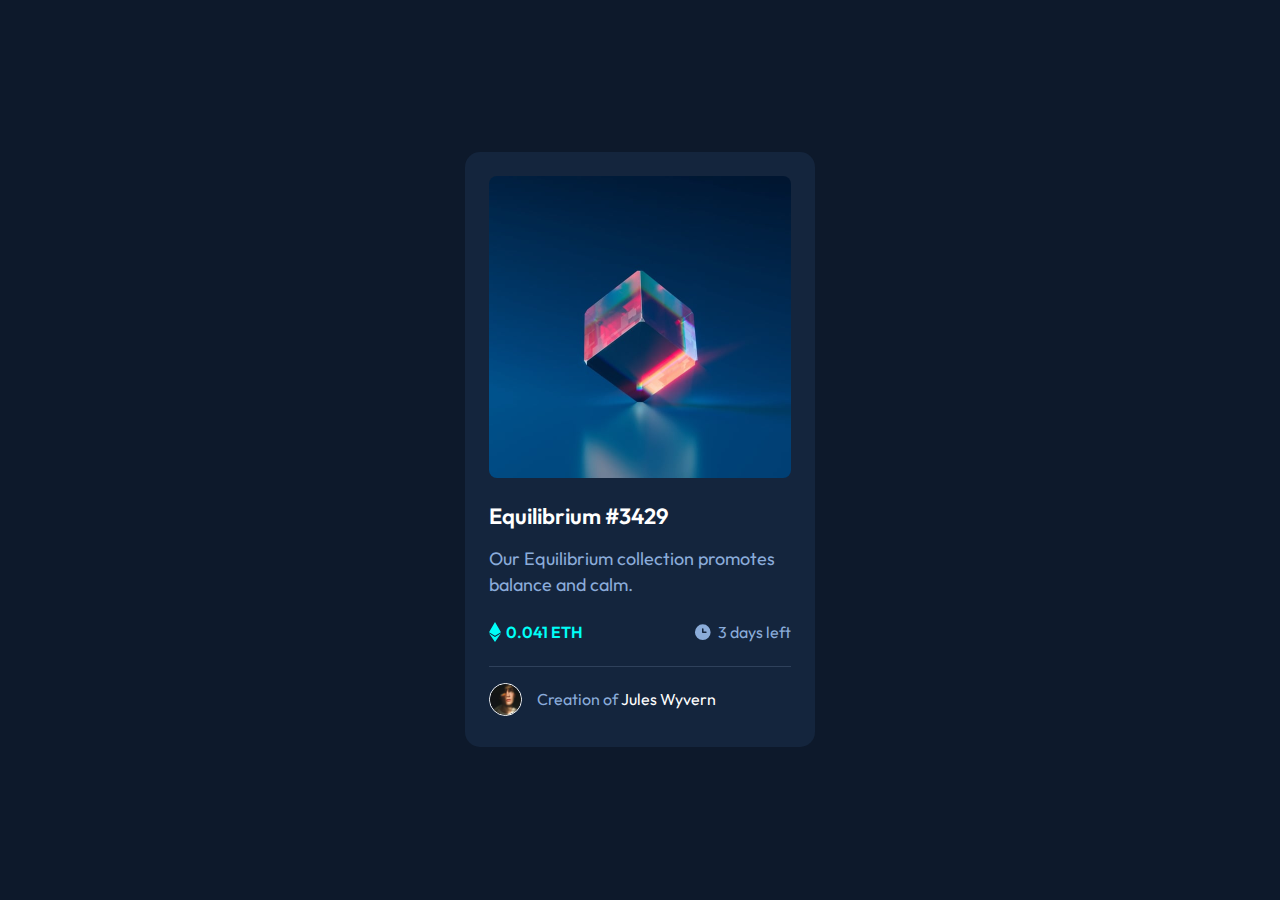
<file: nft-preview-card-component/index.html>
<!DOCTYPE html>
<html lang="en">
<head>
  <meta charset="UTF-8">
  <meta name="viewport" content="width=device-width, initial-scale=1.0"> <!-- displays site properly based on user's device -->

  <link rel="icon" type="image/png" sizes="32x32" href="./images/favicon-32x32.png">
  <title>Frontend Mentor | NFT preview card component</title>

  <link rel="stylesheet" href="./style.css">
</head>
<body>
  <main>
    <div class="card">
      <a href="#">
        <img src="./images/image-equilibrium.jpg" alt="Equilibrium">

        <div class="overlay">
          <img src="./images/icon-view.svg" alt="view">
        </div>
      </a>

      <div class="card-body">
        <h3><a href="#">Equilibrium #3429</a></h3>

        <p>Our Equilibrium collection promotes balance and calm.</p>

        <div class="eth-time">
          <div class="eth">
            <img src="./images/icon-ethereum.svg" alt="ethereum">
            <span>0.041 ETH</span>
          </div>
          <div class="time">
            <img src="./images/icon-clock.svg" alt="clock">
            <span>3 days left</span>
          </div>
        </div>

        <div class="author">
          <img src="./images/image-avatar.png" alt="avatar">
          <p>Creation of <a href="#">Jules Wyvern</a></p>
        </div>
      </div>
    </div>
  </main>
</body>
</html>
</file>
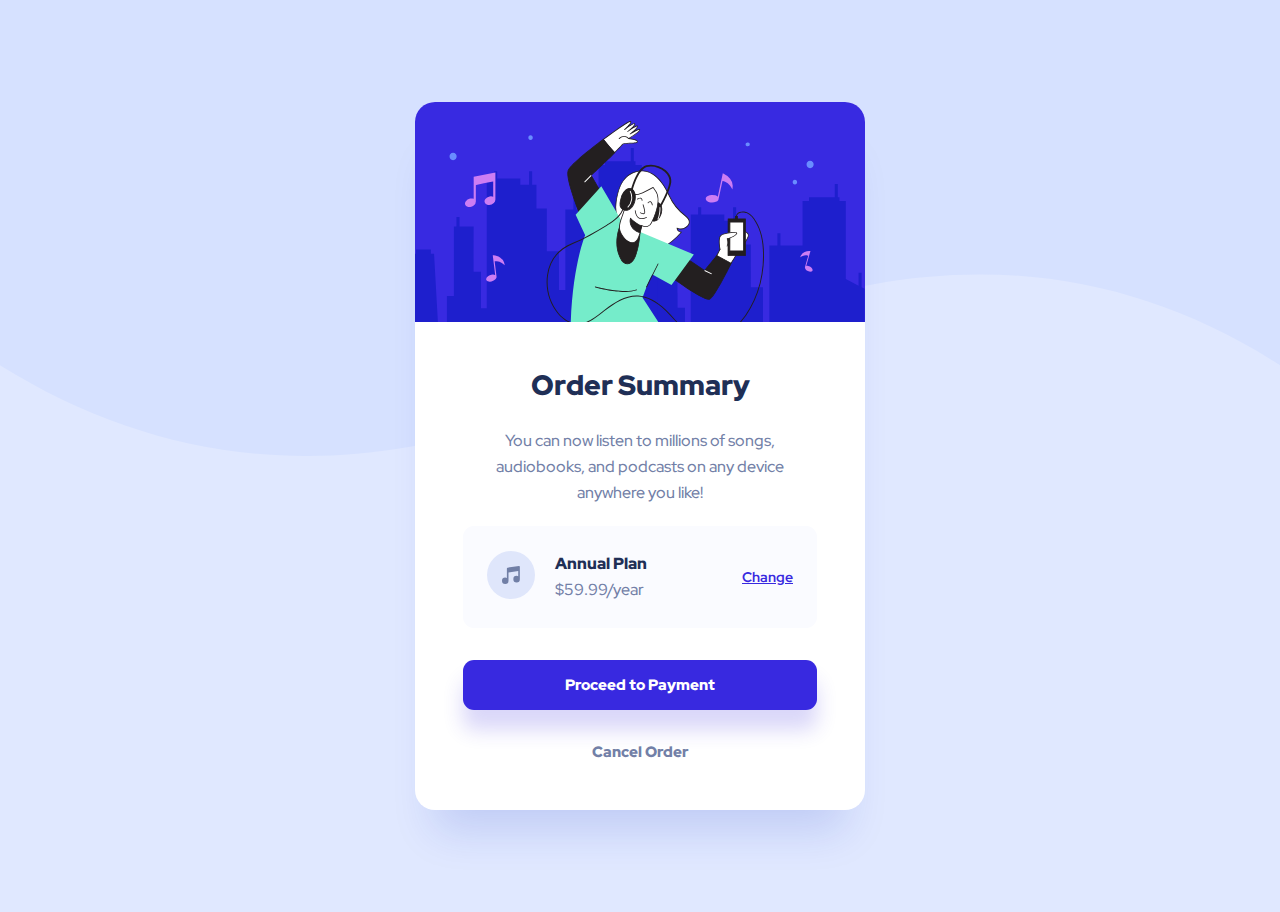
<file: order-summary-component/index.html>
<!DOCTYPE html>
<html lang="en">
<head>
  <meta charset="UTF-8">
  <meta name="viewport" content="width=device-width, initial-scale=1.0"> <!-- displays site properly based on user's device -->

  <link rel="icon" type="image/png" sizes="32x32" href="./images/favicon-32x32.png">
  
  <title>Frontend Mentor | Order summary card</title>

  <link rel="stylesheet" href="./style.css">
</head>
<body>
  <main>
    <div class="card">
      <div class="image">
        <img src="./images/illustration-hero.svg" alt="hero">
      </div>

      <div class="info">
        <h3>Order Summary</h3>

        <p>You can now listen to millions of songs, audiobooks, and podcasts on any device anywhere you like!</p>

        <div class="year-plan">
          <img src="./images/icon-music.svg" alt="music">

          <div class="plan">
            <span class="title">Annual Plan</span>
            <span class="price">$59.99/year</span>
          </div>

          <div class="change">
            <a href="#">Change</a>
          </div>
        </div>

        <a href="#" class="btn-primary">
          <span>Proceed to Payment</span>
        </a>

        <div class="btn-secondary">
          <a href="#">
            <span>Cancel Order</span>
          </a>
        </div>
      </div>
    </div>
  </main>
</body>
</html>
</file>
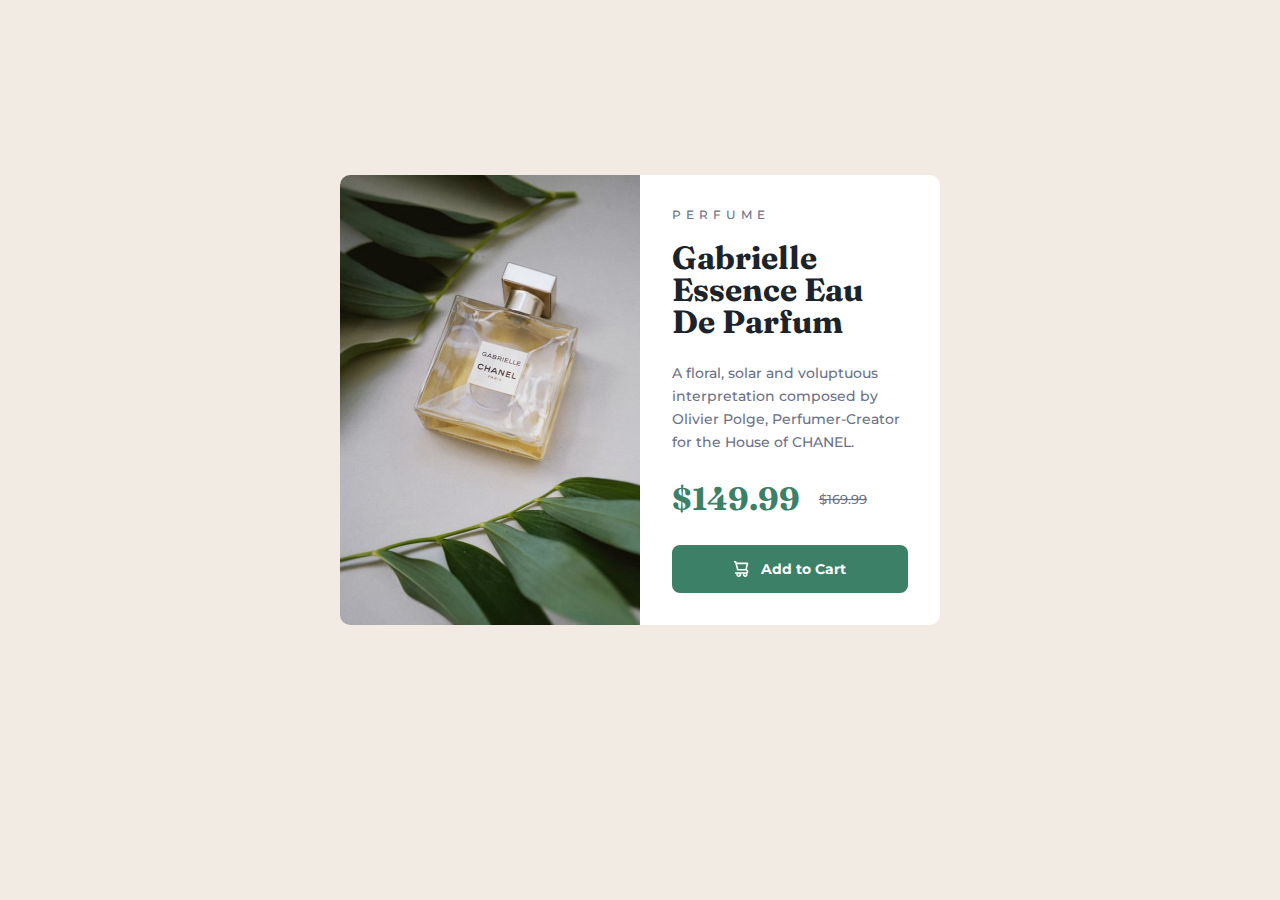
<file: product-preview-card-component/index.html>
<!DOCTYPE html>
<html lang="en">
<head>
  <meta charset="UTF-8">
  <meta name="viewport" content="width=device-width, initial-scale=1.0"> <!-- displays site properly based on user's device -->

  <link rel="icon" type="image/png" sizes="32x32" href="./images/favicon-32x32.png">
  <title>Frontend Mentor | Product preview card component</title>

  <link rel="stylesheet" href="./style.css">
</head>
<body>
  <main>
    <div class="card">
      <div class="image"></div>

      <div class="info">
        <h4>Perfume</h4>

        <h3>Gabrielle Essence Eau De Parfum</h3>

        <p>A floral, solar and voluptuous interpretation composed by Olivier Polge, Perfumer-Creator for the House of CHANEL.</p>

        <div class="price">
          <span>$149.99</span>

          <span>$169.99</span>
        </div>

        <a href="#" class="btn">
          <img src="./images/icon-cart.svg" alt="cart">
          <span>Add to Cart</span>
        </a>
      </div>
    </div>
  </main>
</body>
</html>
</file>
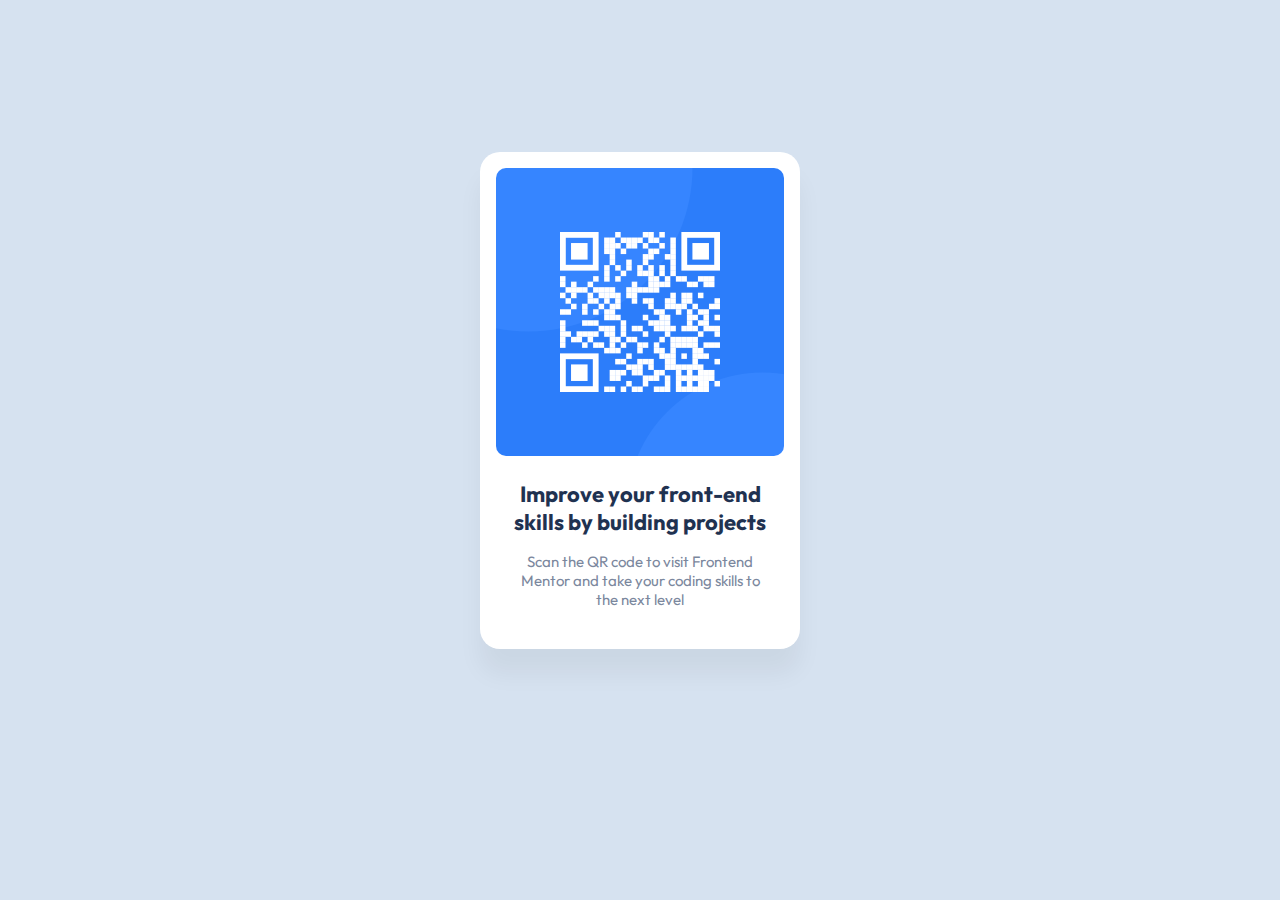
<file: qr-code-component/index.html>
<!DOCTYPE html>
<html lang="en">
<head>
  <meta charset="UTF-8">
  <meta name="viewport" content="width=device-width, initial-scale=1.0"> <!-- displays site properly based on user's device -->

  <link rel="icon" type="image/png" sizes="32x32" href="./images/favicon-32x32.png">
  <title>Frontend Mentor | QR code component</title>

  <link rel="stylesheet" href="./style.css">
</head>
<body>
  <main>
    <h1 class="hidden">Frontend Mentor | QR code component</h1>

    <div class="card">
      <img src="./images/image-qr-code.png" alt="QR code">

      <h3>Improve your front-end skills by building projects</h3>
      <p>Scan the QR code to visit Frontend Mentor and take your coding skills to the next level</p>
    </div>
  </main>
</body>
</html>
</file>
<file: nft-preview-card-component/style.css>
@import url('https://fonts.googleapis.com/css2?family=Outfit:wght@300;400;600&display=swap');

:root {
    --color-primary-soft-blue: hsl(215, 51%, 70%);
    --color-primary-cyan: hsl(178, 100%, 50%);
    --color-primary-cyan-transparent: hsl(178, 100%, 50%, 0.5);
    --color-neutral-very-dark-blue-main-bg: hsl(217, 54%, 11%);
    --color-neutral-very-dark-blue-card-bg: hsl(216, 50%, 16%);
    --color-neutral-very-dark-blue-line: hsl(215, 32%, 27%);
    --color-neutral-white: hsl(0, 0%, 100%);
}

html {
    box-sizing: border-box;
    font-size: 62.5%; /* 1REM = 10px */
}
*, *:before, *:after {
    box-sizing: inherit;
}
body {
    background-color: var(--color-neutral-very-dark-blue-main-bg);
    font-family: 'Outfit', sans-serif;
    font-size: 1.8rem;
    margin: 0rem;
    display: flex;
    justify-content: center;
}

/* Globals */
h3 {
    font-size: 2.2rem;
    font-weight: 600;
}
img {
    max-width: 100%;
    display: block;
    object-fit: cover;
}
a {
    text-decoration: none;
    color: var(--color-neutral-white);
}
a:hover {
    color: var(--color-primary-cyan)
}

/* Card */
.card {
    background-color: var(--color-neutral-very-dark-blue-card-bg);
    border-radius: 1.5rem;
    max-width: 35rem;
    margin: 15.2rem 2.4rem;
    padding: 2.4rem 2.4rem 1.6rem 2.4rem;
}
.card > a {
    display: block;
    position: relative;
}
.card > a > img {
    border-radius: 0.8rem;
    margin-bottom: 2.4rem;
}
.overlay {
    position: absolute;
    background: var(--color-primary-cyan-transparent);
    opacity: 0;
    inset: 0;
    transition: opacity .3s ease;
    border-radius: 0.8rem;
    display: flex;
    align-items: center;
    justify-content: center;
}
.card > a:hover .overlay {
    opacity: 1;
}
.card h3 {
    color: var(--color-neutral-white);
    margin: 0;
    margin-bottom: 1.6rem;
}
.card p {
    color: var(--color-primary-soft-blue);
    margin: 0;
    margin-bottom: 2.4rem;
    line-height: 2.6rem;
}
.eth-time {
    display: flex;
    justify-content: space-between;
    height: 2rem;
    font-size: 1.6rem;
    margin-bottom: 2.4rem;
}
.eth {
    display: flex;
    gap: 0.5rem;
}
.eth span {
    color: var(--color-primary-cyan);
    display: block;
    font-weight: 600;
}
.time {
    display: flex;
    gap: 0.5rem;
}
.time span {
    color: var(--color-primary-soft-blue);
    display: block;
}
.author {
    border-top: 1px solid var(--color-neutral-very-dark-blue-line);
    display: flex;
    align-items: center;
    height: 6.5rem;
    gap: 1.5rem;
    font-size: 1.6rem;
    font-weight: 400;
}
.author img {
    height: 3.3rem;
    width: 3.3rem;
    border: 1px solid var(--color-neutral-white);
    border-radius: 50%;
}
.author p {
    display: block;
    margin: 0;
}
</file>
<file: order-summary-component/style.css>
@import url('https://fonts.googleapis.com/css2?family=Red+Hat+Display:wght@500;700;900&display=swap');

:root {
  --color-primary-pale-blue: hsl(225, 100%, 94%);
  --color-primary-bright-blue: hsl(245, 75%, 52%);
  --color-primary-bright-blue-hover: hsla(245, 83%, 68%);
  --color-neutral-very-pale-blue: hsl(225, 100%, 98%);
  --color-neutral-desaturated-blue: hsl(224, 23%, 55%);
  --color-neutral-dark-blue: hsl(223, 47%, 23%);
  --color-neutral-white: hsl(0, 0%, 100%);
  --color-neutral-year-plan: hsla(228, 100%, 99%);

  --font: 'Red Hat Display', sans-serif;
}

html {
    box-sizing: border-box;
    font-size: 62.5%; /* 1REM = 10px */
}
*, *:before, *:after {
    box-sizing: inherit;
}
body {
    background: no-repeat 0px 0px / 100% 50% url(./images/pattern-background-mobile.svg), var(--color-primary-pale-blue);
    font-family: var(--font);
    font-size: 1.5rem;
    line-height: 2.5rem;
    font-weight: 500;
    margin: 0;
}
@media (min-width: 768px) {
    body {
        background: no-repeat 0px 0px / 100% 50% url(./images/pattern-background-desktop.svg), var(--color-primary-pale-blue);
        font-size: 1.6rem;
        line-height: 2.6rem;
    }
}

/* Globals */
h3 {
    color: var(--color-neutral-dark-blue);
    font-size: 2.2rem;
    line-height: 2.9rem;
    font-weight: 900;
    text-align: center;
    margin: 0 0 1.6rem 0;
    text-align: center;
}
@media (min-width: 768px) {
    h3 {
        font-size: 2.8rem;
        line-height: 3.7rem;
        margin: 0 0 2.4rem 0;
    }
}
img {
    max-width: 100%;
    display: block;
    object-fit: cover;
}
a {
    font-size: 1.3rem;
    line-height: 1.7rem;
    font-weight: 700;
    color: var(--color-primary-bright-blue);
}
@media (min-width: 768px) {
    a {
        font-size: 1.4rem;
        line-height: 1.9rem;
    }
}
a:hover {
    color: var(--color-primary-bright-blue-hover);
}
.btn-primary {
    background-color: var(--color-primary-bright-blue);
    display: block;
    color: var(--color-neutral-white);
    font-size: 1.5rem;
    line-height: 2rem;
    font-weight: 900;
    text-decoration: none;
    text-align: center;
    transition: background-color .3s ease-out;
    padding: 1.5rem;
    border: none;
    border-radius: 1.1rem;
    box-shadow: 0px 20px 20px 0px rgba(56, 42, 225, 0.19);
}
.btn-primary:hover {
    background-color: var(--color-primary-bright-blue-hover);
    color: var(--color-neutral-white);
}
.btn-secondary {
    display: flex;
    justify-content: center;
}
.btn-secondary a {
    display: block;
    color: var(--color-neutral-desaturated-blue);
    font-size: 1.5rem;
    line-height: 2rem;
    font-weight: 900;
    text-decoration: none;
    text-align: center;
    transition: color .3s ease-out;
}
.btn-secondary a:hover {
    color: var(--color-neutral-dark-blue);
}

/* Card */
main {
    display: flex;
    justify-content: center;
}
.card {
    background-color: var(--color-neutral-white);
    margin: 7.1rem 2.4rem;
    border-radius: 2rem;
    width: calc(100% - 2.4rem);
    max-width: 45rem;
    box-shadow: 0px 40px 40px -20px rgba(13, 48, 189, 0.15);
}
@media (min-width: 768px) {
    .card {
        margin: 10.2rem auto;
        flex-direction: row;
    }
}
.image img {
    border-radius: 2rem 2rem 0 0;
}
.card .info {
    padding: 3.2rem 2.4rem;
}
@media (min-width: 768px) {
    .card .info {
        padding: 4.8rem;
        padding-top: 4.5rem;
    }
}
.info p {
    color: var(--color-neutral-desaturated-blue);
    text-align: center;
    margin: 0 0 2.4rem 0;
}
@media (min-width: 768px) {
    .info p {
        margin: 0 0 2rem 0;
    }
}
.year-plan {
    background-color: var(--color-neutral-year-plan);
    border-radius: 1.1rem;
    padding: 1.6rem;
    margin: 0 0 2.4rem 0;
    display: flex;

}
@media (min-width: 768px) {
    .year-plan {
        margin: 0 0 3.2rem 0;
        padding: 2.5rem 2.4rem;
    }
}
.year-plan img {
    margin: 0 2rem 0 0;
    height: 4.8rem;
    width: 4.8rem;
}
.year-plan .plan {
    display: flex;
    flex-direction: column;
    justify-content: space-between;
    margin: 0 2rem 0 0;
}
.year-plan .plan .title {
    color: var(--color-neutral-dark-blue);
    font-size: 1.4rem;
    font-weight: 900;
}
@media (min-width: 768px) {
    .year-plan .plan .title {
        font-size: 1.6rem;
    }
}
.year-plan .plan .price {
    color: var(--color-neutral-desaturated-blue);
    font-size: 1.4rem;
    font-weight: 500;
}
@media (min-width: 768px) {
    .year-plan .plan .price {
        font-size: 1.6rem;
    }
}
.year-plan .change {
    display: flex;
    flex-direction: row-reverse;
    align-items: center;
    margin: 0 0 0 auto;
}
.year-plan .change a {
    display: block;
}
.btn-primary {
    margin: 0 0 2.4rem 0;
}
@media (min-width: 768px) {
    .btn-primary {
        margin: 0 0 3.2rem 0;
    }
}
</file>
<file: product-preview-card-component/style.css>
@import url('https://fonts.googleapis.com/css2?family=Fraunces:wght@700&family=Montserrat:wght@500;700&display=swap');

:root {
    --color-primary-dark-cyan: hsl(158, 36%, 37%);
    --color-primary-deep-aquamarine-hover: hsl(158, 42%, 18%);
    --color-primary-cream: hsl(30, 38%, 92%);
    --color-neutral-very-dark-blue: hsl(212, 21%, 14%);
    --color-neutral-dark-grayish-blue: hsl(228, 12%, 48%);
    --color-neutral-white: hsl(0, 0%, 100%);
    --color-neutral-black: hsl(0, 0%, 0%);

    --font-headings: 'Fraunces', sans-serif;
    --font-paragraph: 'Montserrat', sans-serif;
}

html {
    box-sizing: border-box;
    font-size: 62.5%; /* 1REM = 10px */
}
*, *:before, *:after {
    box-sizing: inherit;
}
body {
    background-color: var(--color-primary-cream);
    font-family: var(--font-paragraph);
    font-size: 1.4rem;
    line-height: 2.3rem;
    font-weight: 500;
    margin: 0;
}

/* Globals */
h3 {
    color: var(--color-neutral-very-dark-blue);
    font-family: var(--font-headings);
    font-size: 3.2rem;
    font-weight: 700;
    line-height: 3.2rem;
    margin: 0 0 1.6rem 0;
}
@media (min-width: 768px) {
    h3 {
        margin: 0 0 2.4rem 0;
    }
}
h4 {
    color: var(--color-neutral-dark-grayish-blue);
    font-size: 1.2rem;
    line-height: 1.5rem;
    text-transform: uppercase;
    font-weight: 500;
    letter-spacing: 0.5rem;
    margin: 0 0 1.2rem 0;
}
@media (min-width: 768px) {
    h4 {
        margin: 0 0 2rem 0;
    }
}
a {
    text-decoration: none;
    color: var(--color-neutral-black);
}
.btn {
    background-color: var(--color-primary-dark-cyan);
    display: block;
    color: var(--color-neutral-white);
    font-weight: 700;
    line-height: 1.7rem;
    transition: background-color .3s ease-out;
    border: none;
    border-radius: 0.8rem;
}
.btn:hover {
    background-color: var(--color-primary-deep-aquamarine-hover);
    cursor: pointer;
}

/* Card */
main {
    display: flex;
    justify-content: center;
}
.card {
    background-color: var(--color-neutral-white);
    margin: 2.8rem 1.6rem;
    border-radius: 1rem;
    display: flex;
    flex-direction: column;
    max-width: 40rem;
}
@media (min-width: 768px) {
    .card {
        margin: 17.5rem auto;
        flex-direction: row;
        max-width: 60rem;
    }
}
.card .image {
    background: url(./images/image-product-mobile.jpg), lightgray 0px 0px / 100% 100% no-repeat;
    background-repeat: no-repeat;
    background-size: cover;
    background-position: center center;
    border-radius: 1rem 1rem 0 0;
    height: 24rem;
    width: 100%;
}
@media (min-width: 768px) {
    .card .image {
        background: url(./images/image-product-desktop.jpg), lightgray 0px 0px / 100% 100% no-repeat;
        background-repeat: no-repeat;
        background-size: cover;
        background-position: center center;
        border-radius: 1rem 0 0 1rem;
        height: 100%;
        min-width: 50%;
    }
}
.card .info {
    padding: 2.4rem;
}
@media (min-width: 768px) {
    .card .info {
        padding: 3.2rem;
    }
}
.info p {
    color: var(--color-neutral-dark-grayish-blue);
    margin: 0 0 2.4rem 0;
}
@media (min-width: 768px) {
    .info p {
        margin: 0 0 2.9rem 0;
    }
}
.price {
    display: flex;
    align-items: center;
    margin: 0 0 2rem 0;
}
@media (min-width: 768px) {
    .price {
        margin: 0 0 3rem 0;
    }
}
.price span:first-child {
    display: block;
    color: var(--color-primary-dark-cyan);
    font-family: var(--font-headings);
    font-size: 3.2rem;
    font-weight: 700;
    line-height: 3.2rem;
    margin: 0 1.9rem 0 0;
}
.price span:last-child {
    display: block;
    color: var(--color-neutral-dark-grayish-blue);
    font-size: 1.3rem;
    text-decoration: line-through;
}
.btn {
    display: flex;
    justify-content: center;
    align-items: center;
    padding: 1.55rem;
}
.btn img {
    margin: 0 1.16rem 0 0;
}
</file>
<file: qr-code-component/style.css>
@import url('https://fonts.googleapis.com/css2?family=Outfit:wght@400;700&display=swap');

:root {
    --color-white: hsl(0, 0%, 100%);
    --color-light-gray: hsl(212, 45%, 89%);
    --color-grayish-blue: hsl(220, 15%, 55%);
    --color-dark-blue: hsl(218, 44%, 22%);
    --color-shadow-black: rgba(0, 0, 0, 0.05);
}

html {
    box-sizing: border-box;
    font-size: 62.5%; /* 1REM = 10px */
}
*, *:before, *:after {
    box-sizing: inherit;
}
body {
    background-color: var(--color-light-gray);
    font-family: 'Outfit', sans-serif;
    font-size: 1.5rem;
}

/* Globals */
h3 {
    font-size: 2.2rem;
}
img {
    max-width: 100%;
    display: block;
    object-fit: cover;
}

/* Utilities */
.hidden {
    display: none;
}

/* Card */
.card {
    background-color: var(--color-white);
    border-radius: 2rem;
    box-shadow: 0px 25px 25px 0px var(--color-shadow-black);
    width: 32rem;
    padding: 1.6rem;
    margin: 15.2rem auto;
}
.card img {
    border-radius: 1rem;
    margin-bottom: 2.4rem;
}
.card h3 {
    color: var(--color-dark-blue);
    text-align: center;
    margin: 0rem;
    margin-bottom: 1.6rem;
}
.card p {
    color: var(--color-grayish-blue);
    text-align: center;
    margin: 0rem 1.6rem 2.4rem 1.6rem;
}
</file>
